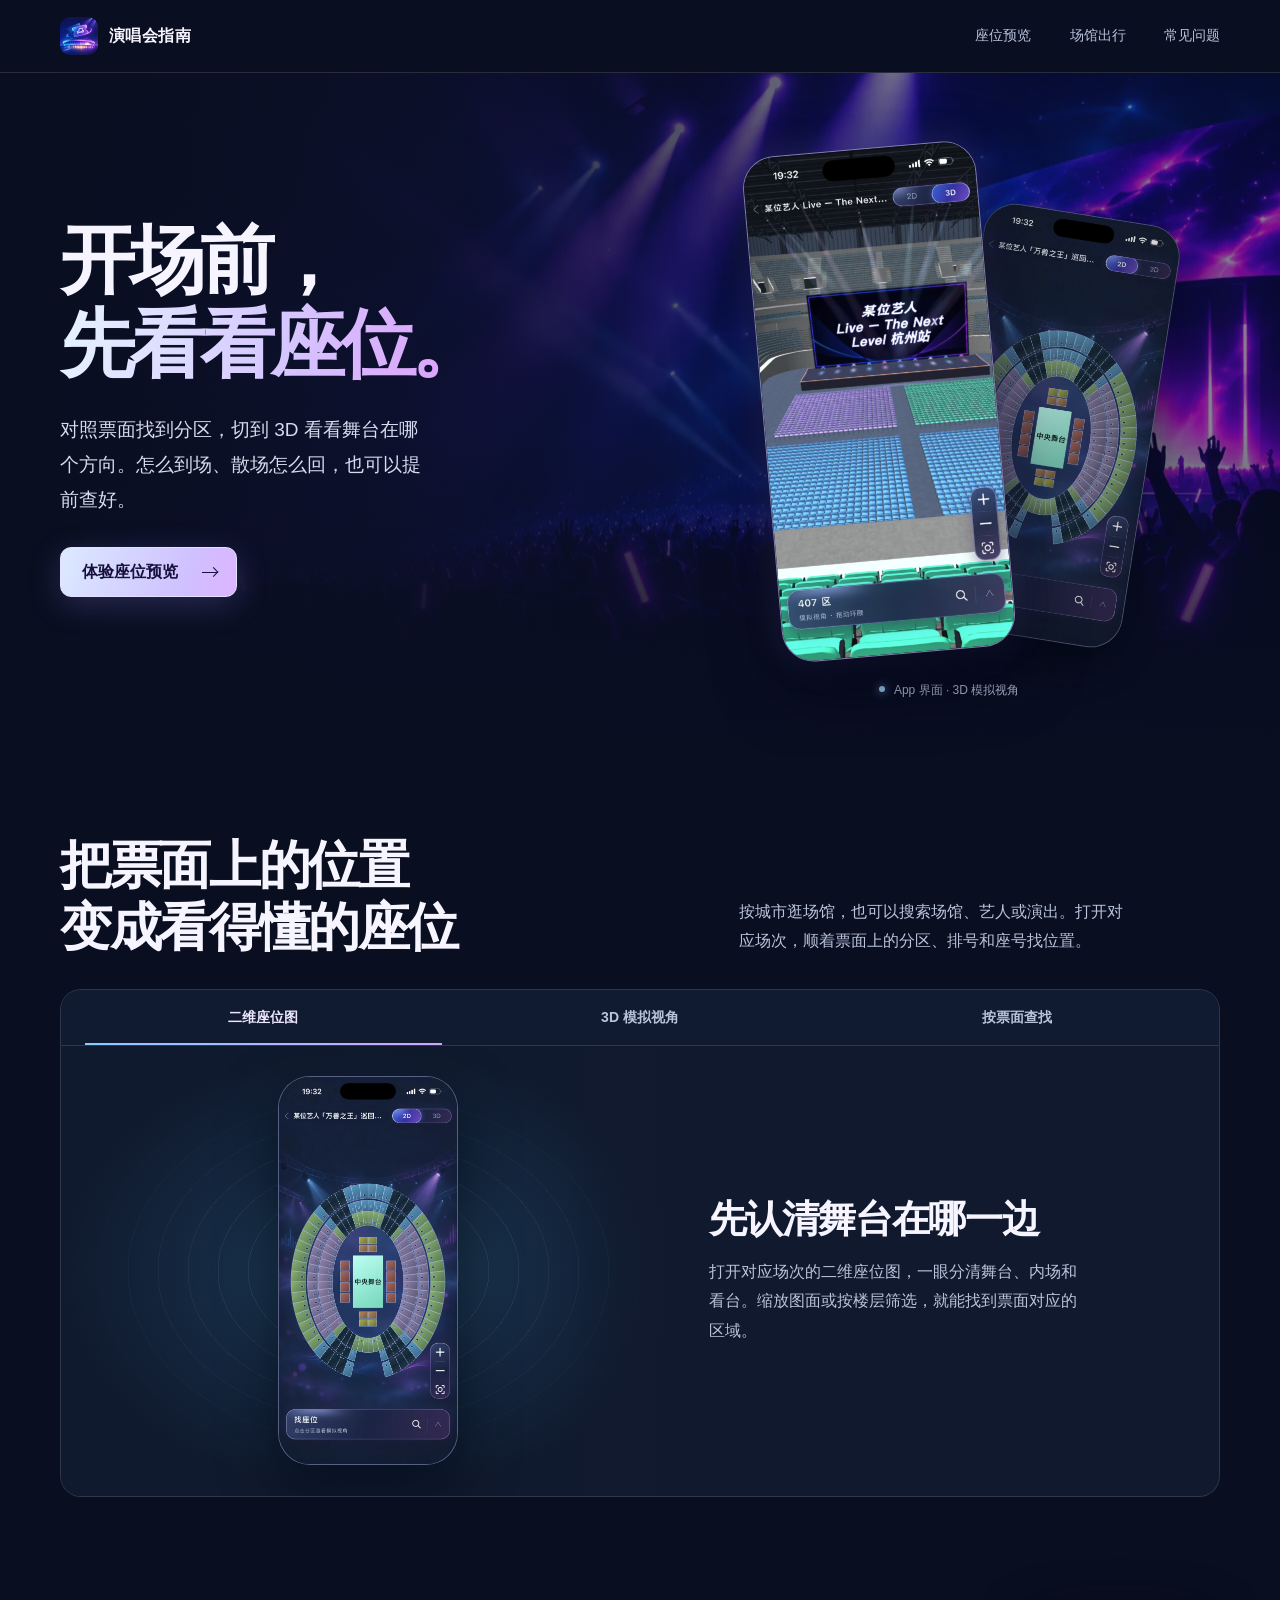
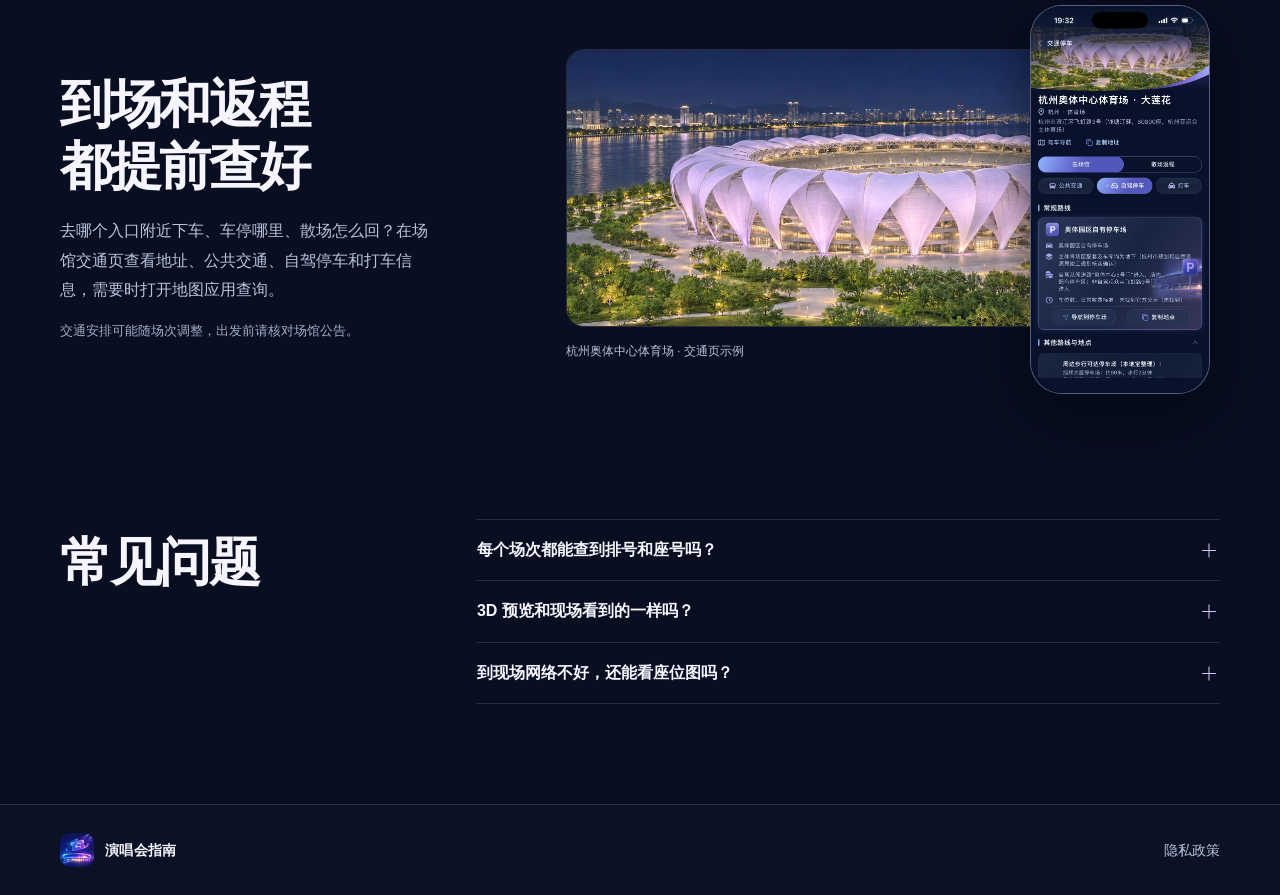
<file: index.html>
<!doctype html>
<html lang="zh-CN">
<head>
  <meta charset="utf-8">
  <meta name="viewport" content="width=device-width, initial-scale=1">
  <meta name="theme-color" content="#090e20">
  <meta name="description" content="用演唱会指南对照票面找分区与座位，预览从看台望向舞台的 3D 视角，提前查好场馆交通和散场路线。">
  <meta property="og:type" content="website">
  <meta property="og:locale" content="zh_CN">
  <meta property="og:site_name" content="演唱会指南">
  <meta property="og:title" content="演唱会指南｜开场前，先看看座位">
  <meta property="og:description" content="查座位图、预览 3D 座位视角、提前安排场馆出行。">
  <title>演唱会指南｜座位图、3D 视角与场馆交通</title>
  <link rel="icon" type="image/png" href="./assets/app-icon.png">
  <link rel="stylesheet" href="./styles.css">
  <script defer src="./scripts.js"></script>
</head>
<body id="top">
  <a class="skip-link" href="#main">跳到正文</a>
  <header class="site-header">
    <div class="wrap header-inner">
      <a class="brand" href="#top">
        <img src="./assets/app-icon.png" width="38" height="38" alt="">
        <span>演唱会指南</span>
      </a>
      <nav aria-label="主导航">
        <a href="#preview">座位预览</a>
        <a href="#traffic">场馆出行</a>
        <a href="#faq">常见问题</a>
      </nav>
    </div>
  </header>

  <main id="main">
    <section class="hero" aria-labelledby="hero-title">
      <div class="wrap hero-inner">
        <div class="hero-copy">
          <h1 id="hero-title">开场前，<br><span>先看看座位。</span></h1>
          <p>对照票面找到分区，切到 3D 看看舞台在哪个方向。怎么到场、散场怎么回，也可以提前查好。</p>
          <a class="button" href="#preview">体验座位预览 <span class="arrow" aria-hidden="true"></span></a>
        </div>

        <figure class="hero-visual">
          <div class="hero-devices">
            <img class="device hero-map" src="./assets/event-map.webp" width="710" height="1544" alt="演唱会指南的二维座位图，中央舞台外环绕着各区看台。">
            <img class="device hero-seat" src="./assets/seat-view.webp" width="710" height="1544" alt="演唱会指南的 3D 模拟画面，从看台可以看到演出舞台与前方座位。" fetchpriority="high">
          </div>
          <figcaption><span class="indicator" aria-hidden="true"></span> App 界面 · 3D 模拟视角</figcaption>
        </figure>
      </div>
    </section>

    <section class="section preview wrap" id="preview" aria-labelledby="preview-title" data-preview>
      <div class="section-heading">
        <h2 id="preview-title">把票面上的位置<br>变成看得懂的座位</h2>
        <p>按城市逛场馆，也可以搜索场馆、艺人或演出。打开对应场次，顺着票面上的分区、排号和座号找位置。</p>
      </div>

      <div class="preview-shell">
        <div class="tabs" data-tabs role="tablist" aria-label="切换 App 界面预览" hidden>
          <button type="button" role="tab" id="tab-map" aria-controls="panel-map" aria-selected="true">二维座位图</button>
          <button type="button" role="tab" id="tab-view" aria-controls="panel-view" aria-selected="false" tabindex="-1">3D 模拟视角</button>
          <button type="button" role="tab" id="tab-finder" aria-controls="panel-finder" aria-selected="false" tabindex="-1">按票面查找</button>
        </div>

        <article class="preview-panel panel-map" id="panel-map" data-panel>
          <div class="preview-image">
            <img class="device" src="./assets/event-map.webp" width="710" height="1544" loading="lazy" alt="二维座位图示例，标出了中央舞台、内场和环形看台。">
          </div>
          <div class="panel-copy">
            <h3>先认清舞台在哪一边</h3>
            <p>打开对应场次的二维座位图，一眼分清舞台、内场和看台。缩放图面或按楼层筛选，就能找到票面对应的区域。</p>
          </div>
        </article>

        <article class="preview-panel panel-view" id="panel-view" data-panel>
          <div class="preview-image">
            <img class="device" src="./assets/seat-view.webp" width="710" height="1544" loading="lazy" alt="从看台望向舞台的 3D 座位视角示例。">
          </div>
          <div class="panel-copy">
            <h3>从看台望一眼舞台</h3>
            <p>支持 3D 的场次可以切到分区或座位视角。拖动看看周围的看台，缩放看看舞台的方向和远近。</p>
            <p class="annotation">三维画面为模拟预览，实际视野以现场为准。</p>
          </div>
        </article>

        <article class="preview-panel panel-finder" id="panel-finder" data-panel>
          <div class="preview-image">
            <img class="device" src="./assets/seat-finder.webp" width="660" height="1435" loading="lazy" alt="App 的位置面板，包含楼层筛选、区域搜索和分区列表。">
          </div>
          <div class="panel-copy">
            <h3>拿着票，就能对着找</h3>
            <p>输入分区编号或名称，直接找对应区域。已录入排座资料的区域，还能继续选择排号和座号。</p>
          </div>
        </article>
      </div>
    </section>

    <section class="section traffic wrap" id="traffic" aria-labelledby="traffic-title">
      <div class="traffic-feature">
        <div class="traffic-copy">
          <h2 id="traffic-title">到场和返程<br>都提前查好</h2>
          <p>去哪个入口附近下车、车停哪里、散场怎么回？在场馆交通页查看地址、公共交通、自驾停车和打车信息，需要时打开地图应用查询。</p>
          <p class="annotation">交通安排可能随场次调整，出发前请核对场馆公告。</p>
        </div>
        <figure class="traffic-visual">
          <img class="stadium-image" src="./assets/hangzhou-stadium.webp" width="1200" height="576" loading="lazy" alt="杭州奥体中心体育场「大莲花」的夜景示意。">
          <img class="device traffic-screen" src="./assets/venue-transport.webp" width="710" height="1544" loading="lazy" alt="杭州奥体中心体育场的交通停车页面，展示自驾停车参考。">
          <figcaption>杭州奥体中心体育场 · 交通页示例</figcaption>
        </figure>
      </div>
    </section>

    <section class="section faq wrap" id="faq" aria-labelledby="faq-title">
      <h2 id="faq-title">常见问题</h2>
      <div class="faq-list">
        <details>
          <summary>每个场次都能查到排号和座号吗？</summary>
          <p>可查范围取决于对应场次的座位图。录入了排座资料的区域可以查到排号和座号，其他区域可查看分区位置。请以票面和主办方公布的座位图为准。</p>
        </details>
        <details>
          <summary>3D 预览和现场看到的一样吗？</summary>
          <p>3D 预览用来参考舞台的大致方向和距离。临时布景、设备、护栏和观众都可能影响实际视野。</p>
        </details>
        <details>
          <summary>到现场网络不好，还能看座位图吗？</summary>
          <p>App 收录的座位图和交通资料支持离线查看。打开外部地图查询实时路线时，可能需要联网。</p>
        </details>
      </div>
    </section>
  </main>

  <footer class="site-footer">
    <div class="wrap footer-inner">
      <a class="brand" href="#top">
        <img src="./assets/app-icon.png" width="34" height="34" alt="">
        <span>演唱会指南</span>
      </a>
      <a href="./privacy.html">隐私政策</a>
    </div>
  </footer>
</body>
</html>
</file>
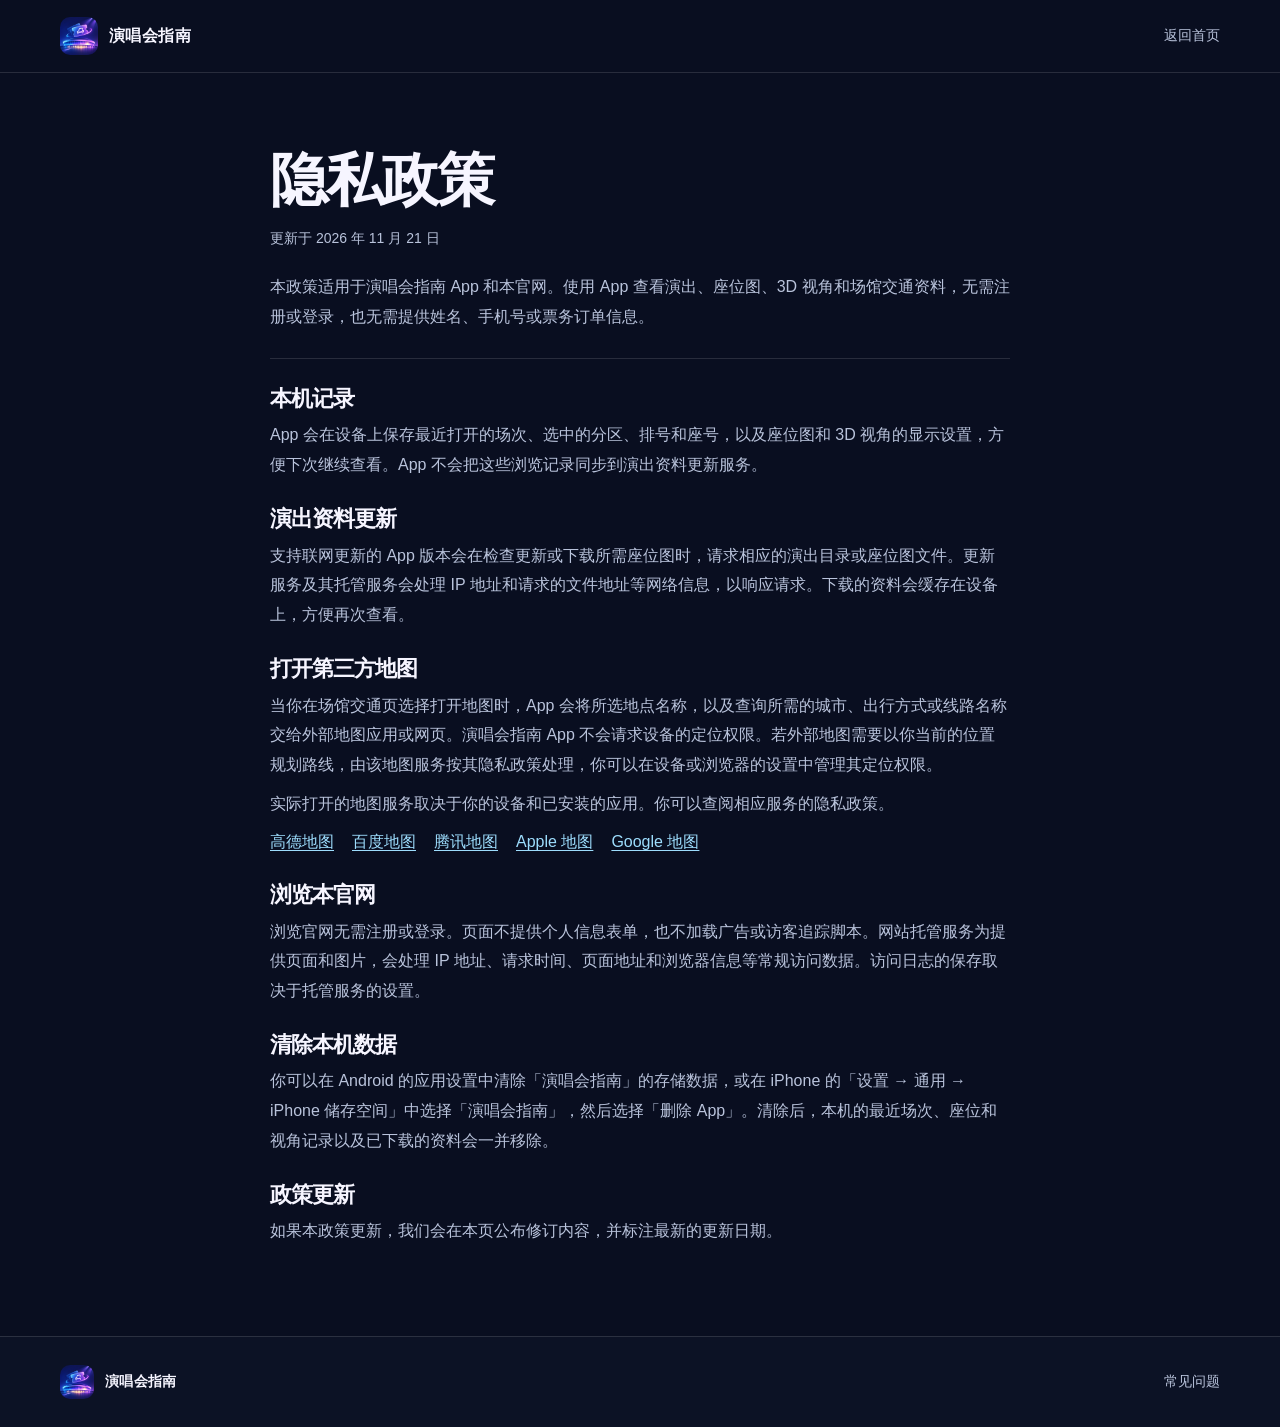
<file: privacy.html>
<!doctype html>
<html lang="zh-CN">
<head>
  <meta charset="utf-8">
  <meta name="viewport" content="width=device-width, initial-scale=1">
  <meta name="theme-color" content="#090e20">
  <meta name="description" content="了解演唱会指南 App 如何保存本机记录、更新演出资料和打开第三方地图，以及官网如何处理访问请求。">
  <meta property="og:type" content="website">
  <meta property="og:title" content="隐私政策｜演唱会指南">
  <title>隐私政策｜演唱会指南</title>
  <link rel="icon" type="image/png" href="./assets/app-icon.png">
  <link rel="stylesheet" href="./styles.css">
</head>
<body>
  <a class="skip-link" href="#main">跳到正文</a>
  <header class="site-header">
    <div class="wrap header-inner">
      <a class="brand" href="./index.html">
        <img src="./assets/app-icon.png" width="38" height="38" alt="">
        <span>演唱会指南</span>
      </a>
      <nav aria-label="主导航"><a href="./index.html">返回首页</a></nav>
    </div>
  </header>
  <main id="main" class="wrap document">
    <h1>隐私政策</h1>
    <p class="document-date">更新于 <time datetime="2026-11-21">2026 年 11 月 21 日</time></p>
    <p class="document-intro">本政策适用于演唱会指南 App 和本官网。使用 App 查看演出、座位图、3D 视角和场馆交通资料，无需注册或登录，也无需提供姓名、手机号或票务订单信息。</p>

    <section aria-labelledby="local-title">
      <h2 id="local-title">本机记录</h2>
      <p>App 会在设备上保存最近打开的场次、选中的分区、排号和座号，以及座位图和 3D 视角的显示设置，方便下次继续查看。App 不会把这些浏览记录同步到演出资料更新服务。</p>
    </section>

    <section aria-labelledby="updates-title">
      <h2 id="updates-title">演出资料更新</h2>
      <p>支持联网更新的 App 版本会在检查更新或下载所需座位图时，请求相应的演出目录或座位图文件。更新服务及其托管服务会处理 IP 地址和请求的文件地址等网络信息，以响应请求。下载的资料会缓存在设备上，方便再次查看。</p>
    </section>

    <section aria-labelledby="maps-title">
      <h2 id="maps-title">打开第三方地图</h2>
      <p>当你在场馆交通页选择打开地图时，App 会将所选地点名称，以及查询所需的城市、出行方式或线路名称交给外部地图应用或网页。演唱会指南 App 不会请求设备的定位权限。若外部地图需要以你当前的位置规划路线，由该地图服务按其隐私政策处理，你可以在设备或浏览器的设置中管理其定位权限。</p>
      <p>实际打开的地图服务取决于你的设备和已安装的应用。你可以查阅相应服务的隐私政策。</p>
      <ul class="document-links">
        <li><a href="https://cache.amap.com/h5/h5/publish/238/index.html">高德地图</a></li>
        <li><a href="https://map.baidu.com/zt/client/privacy/index.html">百度地图</a></li>
        <li><a href="https://map.wap.qq.com/app/protocol/privacy.html">腾讯地图</a></li>
        <li><a href="https://www.apple.com/legal/privacy/data/zh-cn/apple-maps/">Apple 地图</a></li>
        <li><a href="https://policies.google.com/privacy?hl=zh-CN">Google 地图</a></li>
      </ul>
    </section>

    <section aria-labelledby="website-title">
      <h2 id="website-title">浏览本官网</h2>
      <p>浏览官网无需注册或登录。页面不提供个人信息表单，也不加载广告或访客追踪脚本。网站托管服务为提供页面和图片，会处理 IP 地址、请求时间、页面地址和浏览器信息等常规访问数据。访问日志的保存取决于托管服务的设置。</p>
    </section>

    <section aria-labelledby="controls-title">
      <h2 id="controls-title">清除本机数据</h2>
      <p>你可以在 Android 的应用设置中清除「演唱会指南」的存储数据，或在 iPhone 的「设置 → 通用 → iPhone 储存空间」中选择「演唱会指南」，然后选择「删除 App」。清除后，本机的最近场次、座位和视角记录以及已下载的资料会一并移除。</p>
    </section>

    <section aria-labelledby="policy-title">
      <h2 id="policy-title">政策更新</h2>
      <p>如果本政策更新，我们会在本页公布修订内容，并标注最新的更新日期。</p>
    </section>
  </main>
  <footer class="site-footer">
    <div class="wrap footer-inner">
      <a class="brand" href="./index.html">
        <img src="./assets/app-icon.png" width="34" height="34" alt="">
        <span>演唱会指南</span>
      </a>
      <a href="./index.html#faq">常见问题</a>
    </div>
  </footer>
</body>
</html>
</file>
<file: styles.css>
:root {
  color-scheme: dark;
  --ink: #090e20;
  --panel: #11192e;
  --white: #f6f5ff;
  --copy: #b9c3db;
  --line: #ffffff20;
  --lavender: #d6c1ff;
  --cyan: #9dddfd;
  --wrap: 1160px;
  font-family: "PingFang SC", "Noto Sans CJK SC", "Microsoft YaHei", sans-serif;
  background: var(--ink);
  color: var(--white);
}

*, *::before, *::after { box-sizing: border-box; }
[hidden] { display: none !important; }
html { scroll-behavior: smooth; }
body {
  display: flex;
  flex-direction: column;
  min-height: 100vh;
  min-height: 100dvh;
  margin: 0;
  line-height: 1.65;
}
img { display: block; max-width: 100%; height: auto; }
a { color: inherit; text-decoration: none; }
button { color: inherit; font: inherit; }
figure, h1, h2, h3, p { margin: 0; }
h1, h2, h3 { line-height: 1.19; text-wrap: balance; }
section[id] { scroll-margin-top: 28px; }

:focus-visible {
  outline: 2px solid var(--cyan);
  outline-offset: 5px;
}

.wrap {
  width: min(var(--wrap), calc(100% - 80px));
  margin-inline: auto;
}

.skip-link {
  position: absolute;
  top: 12px;
  left: 12px;
  z-index: 5;
  transform: translateY(-150%);
  background: var(--lavender);
  color: var(--ink);
  padding: 10px 14px;
}

.skip-link:focus { transform: translateY(0); }

.site-header {
  position: relative;
  z-index: 2;
  background: #090e20;
  border-bottom: 1px solid var(--line);
}

.header-inner, .footer-inner {
  display: flex;
  align-items: center;
  justify-content: space-between;
  gap: 16px;
}

.header-inner { min-height: 72px; }

.brand {
  display: inline-flex;
  align-items: center;
  gap: 11px;
  white-space: nowrap;
  font-size: 16px;
  font-weight: 700;
  letter-spacing: .025em;
}

.brand img { border-radius: 10px; }
.header-inner nav { display: flex; align-items: center; gap: clamp(14px, 3vw, 40px); }
.header-inner nav a, .footer-inner > a:last-child { color: var(--copy); font-size: 14px; }
.header-inner nav a { display: inline-flex; align-items: center; min-height: 44px; }
.header-inner nav a:hover, .footer-inner > a:last-child:hover { color: var(--white); }

.hero {
  position: relative;
  isolation: isolate;
  overflow: hidden;
  background: #0d102b;
}

.hero::before, .hero::after {
  content: "";
  position: absolute;
  inset: 0;
  z-index: -1;
}

.hero::before {
  background: url("./assets/concert-hero.webp") center 54% / cover no-repeat;
  opacity: .76;
}

.hero::after {
  background:
    linear-gradient(0deg, var(--ink) 0%, #090e2010 48%, #090e2020 100%),
    linear-gradient(94deg, #090e20 4%, #0c1029e8 31%, #13123a45 72%, #090e2048);
}

.hero-inner {
  min-height: min(685px, 90svh);
  display: grid;
  grid-template-columns: 1.05fr .95fr;
  align-items: center;
  gap: 20px;
  padding-block: 54px 33px;
}

.hero-copy { padding-block: 10px 47px; }

.hero h1 {
  font-size: clamp(46px, 5.85vw, 84px);
  font-weight: 850;
  letter-spacing: -.065em;
  line-height: 1.13;
}

.hero h1 span {
  color: var(--lavender);
  background: linear-gradient(100deg, #e6f4ff, #d5c6ff 53%, #dca2fa 92%);
  -webkit-background-clip: text;
  background-clip: text;
  -webkit-text-fill-color: transparent;
}

.hero-copy p {
  max-width: 365px;
  margin-top: 25px;
  color: #d7dbee;
  font-size: clamp(16px, 1.55vw, 19px);
  line-height: 1.85;
}

.button {
  display: inline-flex;
  align-items: center;
  justify-content: center;
  gap: 24px;
  min-height: 50px;
  padding: 0 19px 0 21px;
  margin-top: 30px;
  border: 1px solid #e4e0ff;
  border-radius: 11px;
  background: linear-gradient(110deg, #dceaff, #cfc1ff 70%, #deb3ff);
  color: #19113d;
  font-weight: 730;
  box-shadow: 0 8px 32px #9386f53a;
  transition: box-shadow .2s ease, transform .2s ease;
}

.button:hover {
  transform: translateY(-2px);
  box-shadow: 0 11px 38px #a796fa6c;
}

.arrow { width: 15px; height: 1.6px; background: currentColor; position: relative; }

.arrow::after {
  content: "";
  position: absolute;
  right: 0;
  top: 50%;
  width: 7px;
  height: 7px;
  border-top: 1.6px solid;
  border-right: 1.6px solid;
  transform: translateY(-50%) rotate(45deg);
}

.hero-visual {
  position: relative;
  width: min(100%, 520px);
  margin-inline: auto;
  padding-bottom: 9px;
}

.hero-devices { position: relative; aspect-ratio: 1 / 1.035; }

.device {
  background: #10182d;
  border: 1px solid #aeb8ee72;
  border-radius: clamp(18px, 2.5vw, 32px);
  box-shadow: 0 20px 55px #010713a9;
}

.hero-seat, .hero-map { position: absolute; object-fit: contain; }

.hero-seat {
  width: 45%;
  top: 1%;
  left: 14%;
  border-color: #d0c8ff96;
  transform: rotate(-5deg);
  box-shadow: 0 25px 65px #010413bb, 0 0 35px #9f86fb38;
}

.hero-map {
  width: 38%;
  top: 13%;
  right: 11%;
  transform: rotate(9deg);
  filter: brightness(.84) saturate(.92);
}

.hero-visual figcaption, .traffic-visual figcaption {
  color: #bbc2dd;
  font-size: 12px;
}

.hero-visual figcaption { text-align: center; }

.indicator {
  display: inline-block;
  width: 6px;
  height: 6px;
  margin: 0 6px 2px 0;
  border-radius: 50%;
  background: #a6ddff;
  box-shadow: 0 0 10px #8db9ff;
}

.section { margin-block: 100px; }
.preview { margin-top: 76px; }

.section-heading {
  display: grid;
  grid-template-columns: 1fr .74fr;
  align-items: end;
  gap: 28px;
  margin-bottom: 30px;
}

h2 {
  font-size: clamp(30px, 4.1vw, 56px);
  font-weight: 770;
  letter-spacing: -.045em;
}

.section-heading p, .panel-copy p, .traffic-copy p {
  color: var(--copy);
  font-size: 16px;
  line-height: 1.85;
}

.section-heading p { max-width: 395px; margin-bottom: 3px; }

.preview-shell {
  border: 1px solid var(--line);
  border-radius: 21px;
  background: var(--panel);
  overflow: hidden;
}

.tabs {
  display: grid;
  grid-template-columns: repeat(3, 1fr);
  padding-inline: 24px;
  gap: 20px;
  background: #101a30;
  border-bottom: 1px solid var(--line);
}

.tabs button {
  position: relative;
  min-height: 55px;
  padding: 10px 6px;
  border: 0;
  background: transparent;
  color: var(--copy);
  font-size: 14px;
  font-weight: 650;
  cursor: pointer;
}

.tabs button:hover { color: var(--white); }
.tabs button:focus-visible { outline-offset: -4px; }
.tabs button[aria-selected="true"] { color: #ede6ff; }

.tabs button[aria-selected="true"]::after {
  content: "";
  position: absolute;
  inset: auto 0 0;
  height: 2px;
  background: linear-gradient(90deg, #8bcaff, #cca5fd);
}

.preview-panel {
  display: grid;
  grid-template-columns: 1.08fr .92fr;
  align-items: center;
  gap: 20px;
  min-height: 450px;
}

.preview-panel + .preview-panel:not([hidden]) { border-top: 1px solid var(--line); }

.preview-image {
  position: relative;
  display: grid;
  place-items: center;
  min-height: 450px;
  overflow: hidden;
  padding: 25px 18px;
  background:
    linear-gradient(90deg, #09223500 82%, var(--panel)),
    radial-gradient(ellipse, #23455e 0%, #152a42 36%, #101a2e 70%);
}

.panel-view .preview-image {
  background:
    linear-gradient(90deg, #15192e00 82%, var(--panel)),
    radial-gradient(ellipse, #39255e 0%, #201c42 37%, #101a2e 70%);
}

.panel-finder .preview-image {
  background:
    linear-gradient(90deg, #09162b00 82%, var(--panel)),
    radial-gradient(ellipse, #243671 0%, #152343 37%, #101a2e 70%);
}

.preview-image::before {
  content: "";
  position: absolute;
  inset: 12px;
  pointer-events: none;
  background: repeating-radial-gradient(ellipse, #c6e0ff1b 0 1px, transparent 1px 30px);
  mask-image: radial-gradient(ellipse, #000 20%, transparent 70%);
}

.preview-image img { position: relative; width: 180px; }

.panel-copy { max-width: 430px; padding: 26px 38px 26px 13px; }
.panel-copy h3 { font-size: clamp(25px, 3vw, 42px); letter-spacing: -.035em; }
.panel-copy p { margin-top: 15px; }
.panel-copy .annotation, .traffic-copy .annotation { color: #a1adc7; font-size: 13px; }

.traffic-feature {
  display: grid;
  grid-template-columns: .84fr 1.16fr;
  align-items: center;
  gap: 32px;
}

.traffic-copy p { max-width: 374px; margin-top: 18px; }
.traffic-copy .annotation { margin-top: 14px; }
.traffic-visual { position: relative; min-width: 0; min-height: 422px; }

.stadium-image {
  position: absolute;
  inset: 52px 6% auto 0;
  width: 94%;
  height: 278px;
  object-fit: cover;
  border: 1px solid var(--line);
  border-radius: 18px;
}

.traffic-screen { position: absolute; top: 8px; right: 1.5%; width: clamp(135px, 29%, 180px); }
.traffic-visual figcaption { position: absolute; top: 345px; left: 0; padding-right: 36%; }

.faq {
  display: grid;
  grid-template-columns: .52fr 1fr;
  align-items: start;
  gap: 29px;
  margin-top: 88px;
}

.faq h2 { margin-top: 12px; }
.faq-list { border-top: 1px solid var(--line); }
.faq details { border-bottom: 1px solid var(--line); }

.faq summary {
  position: relative;
  list-style: none;
  padding: 17px 33px 17px 1px;
  font-weight: 650;
  cursor: pointer;
}

.faq summary::-webkit-details-marker { display: none; }
.faq summary::after, .faq summary::before {
  content: "";
  position: absolute;
  top: 50%;
  right: 4px;
  width: 14px;
  height: 1px;
  background: var(--lavender);
}

.faq summary::before { transform: rotate(90deg); }
.faq details[open] summary::before { display: none; }
.faq details p { padding: 0 30px 18px 1px; color: var(--copy); line-height: 1.85; }

.site-footer { margin-block-start: auto; border-top: 1px solid var(--line); background: #0c1225; }
.footer-inner { min-height: 90px; flex-wrap: wrap; row-gap: 8px; padding-block: 16px; }
.footer-inner .brand { font-size: 14px; }

.document { max-width: 740px; padding-block: 72px 90px; }
.document h1 { font-size: clamp(36px, 5vw, 58px); letter-spacing: -.04em; }
.document .document-date { margin-top: 12px; font-size: 14px; }
.document .document-intro { margin-top: 20px; padding-bottom: 27px; border-bottom: 1px solid var(--line); }
.document section { margin-top: 27px; }
.document h2 { font-size: 22px; margin-bottom: 8px; }
.document p { color: var(--copy); line-height: 1.85; }
.document p + p { margin-top: 10px; }
.document-links {
  display: flex;
  flex-wrap: wrap;
  gap: 8px 18px;
  margin: 10px 0 0;
  padding: 0;
  list-style: none;
}
.document-links a { color: var(--cyan); text-decoration: underline; text-underline-offset: .2em; }

@media (max-width: 960px) {
  .wrap { width: calc(100% - 52px); }
  .hero-inner { min-height: 0; }
  .hero-copy { padding-bottom: 20px; }
  .section { margin-block: 72px; }
  .traffic-feature { gap: 20px; }
}

@media (max-width: 690px) {
  .wrap { width: calc(100% - 36px); }
  .header-inner { min-height: 62px; }
  .brand { font-size: 14px; gap: 7px; }
  .header-inner .brand img { width: 31px; border-radius: 8px; }
  .header-inner nav { gap: clamp(9px, 2.8vw, 17px); }
  .header-inner nav a { font-size: 12px; white-space: nowrap; }
  .hero-inner { display: block; padding-block: 47px 17px; }
  .hero-copy { padding: 0; }
  .hero h1 { font-size: clamp(43px, 10.85vw, 68px); }
  .hero-copy p { margin-top: 15px; font-size: 16px; line-height: 1.75; }
  .button { margin-top: 20px; min-height: 46px; }
  .hero::before { background-position: 68% bottom; opacity: .74; }
  .hero::after {
    background: linear-gradient(180deg, #090e20e8 0%, #101435a6 43%, #090e200e 70%, var(--ink));
  }
  .hero-visual { margin-top: 31px; width: min(100%, 415px); }
  .hero-devices { aspect-ratio: 1 / 1.04; }
  .section { margin-block: 57px; }
  .section-heading, .traffic-feature, .faq { display: block; }
  .section-heading { margin-bottom: 19px; }
  .section-heading p { margin-top: 11px; }
  .tabs { padding-inline: 8px; gap: 0; }
  .tabs button { min-height: 49px; font-size: 12px; }
  .preview-panel { display: flex; flex-direction: column-reverse; align-items: stretch; gap: 0; }
  .panel-copy { padding: 21px 17px 13px; }
  .panel-copy p { margin-top: 9px; }
  .preview-image {
    min-height: 0;
    background: radial-gradient(ellipse, #203a51, #11192e 72%);
    padding-block: 10px 22px;
  }
  .panel-view .preview-image { background: radial-gradient(ellipse, #35275e, #11192e 72%); }
  .panel-finder .preview-image { background: radial-gradient(ellipse, #283467, #11192e 72%); }
  .preview-image img { width: 162px; }
  .traffic-copy p { margin-top: 11px; }
  .traffic-copy .annotation { margin-top: 7px; }
  .traffic-visual { margin-top: 18px; min-height: 0; padding-block: 43px 13px; }
  .stadium-image { position: static; width: 93%; height: auto; min-height: 170px; aspect-ratio: 1.8; }
  .traffic-screen { width: min(34%, 155px); right: 1%; top: 0; }
  .traffic-visual figcaption { position: static; margin-top: 12px; }
  .faq h2 { margin: 0 0 16px; }
  .footer-inner { min-height: 75px; }
  .document { padding-block: 49px 67px; }
}

@media (max-width: 350px) {
  .wrap { width: calc(100% - 28px); }
  .header-inner { gap: 7px; }
  .header-inner nav { gap: 9px; }
  .header-inner nav a { font-size: 11px; }
}

@media (prefers-reduced-motion: reduce) {
  html { scroll-behavior: auto; }
  .button { transition: none; }
  .button:hover { transform: none; }
}
</file>
